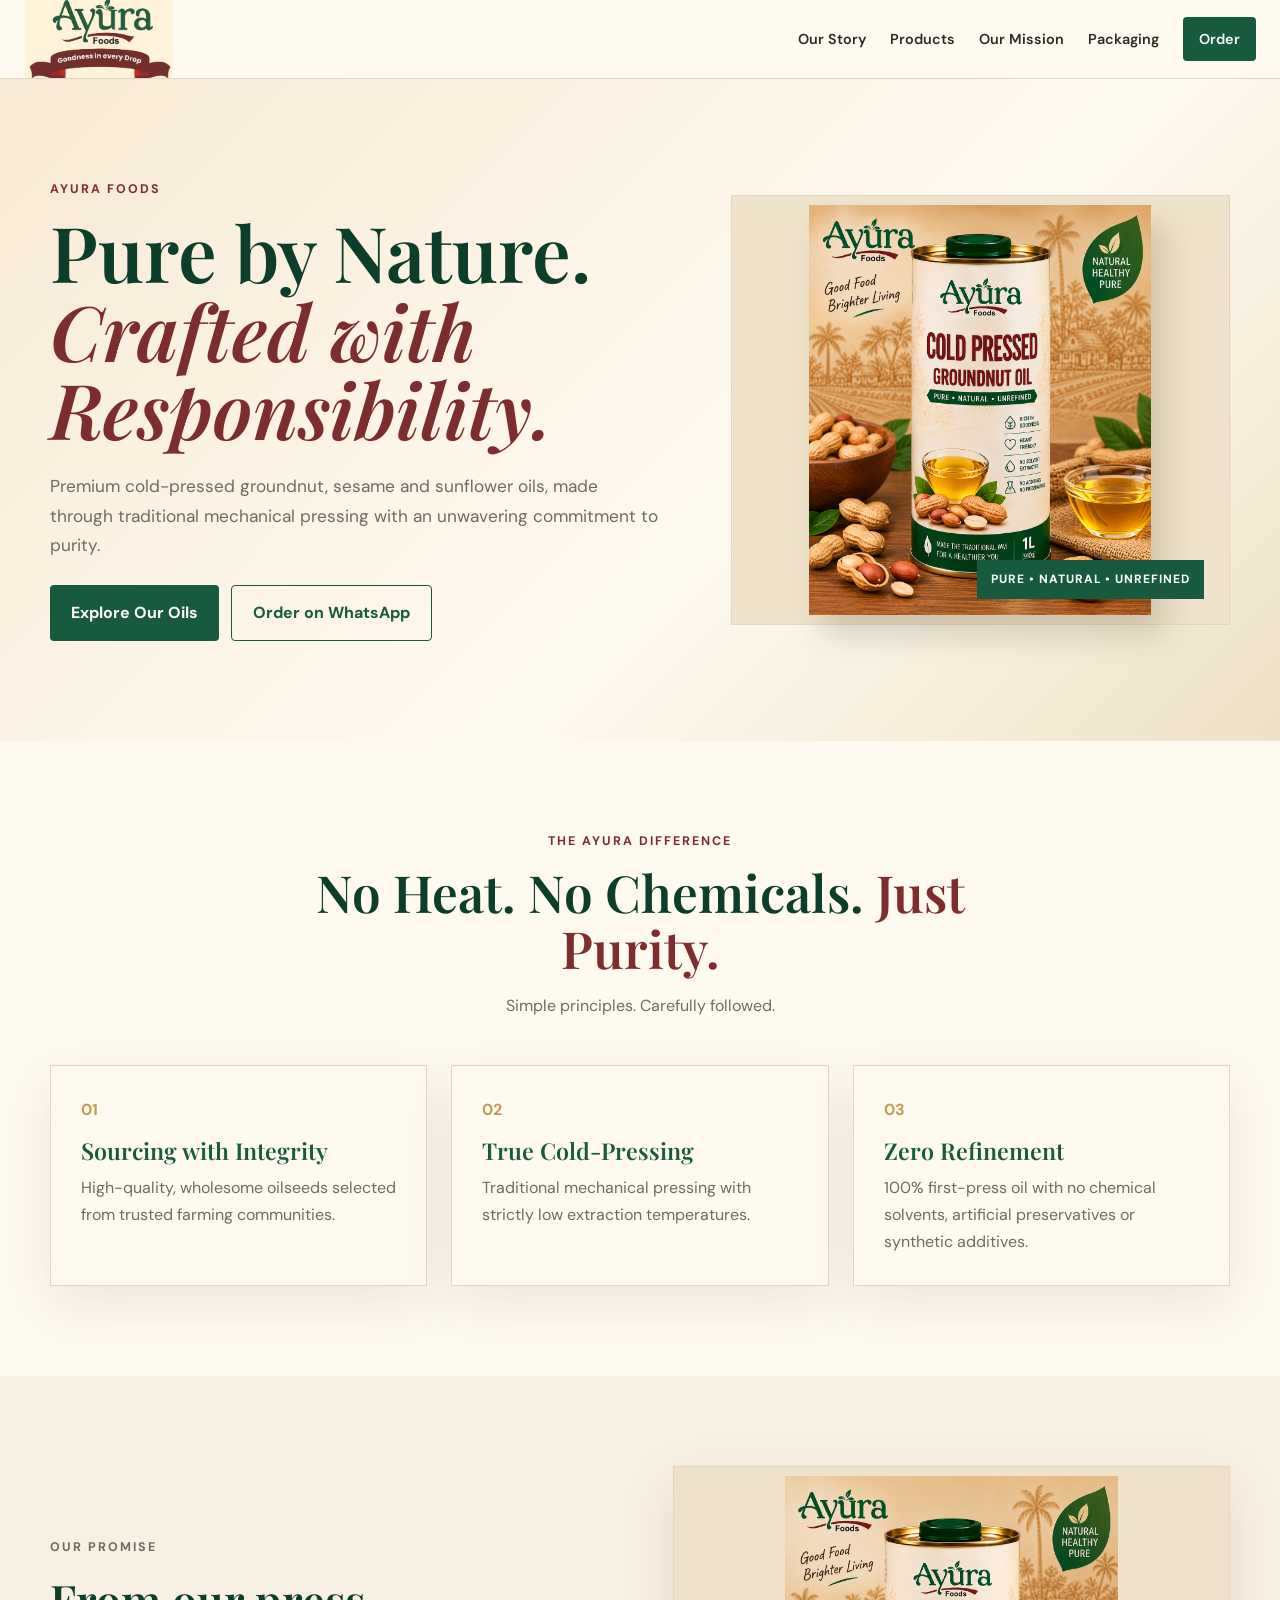
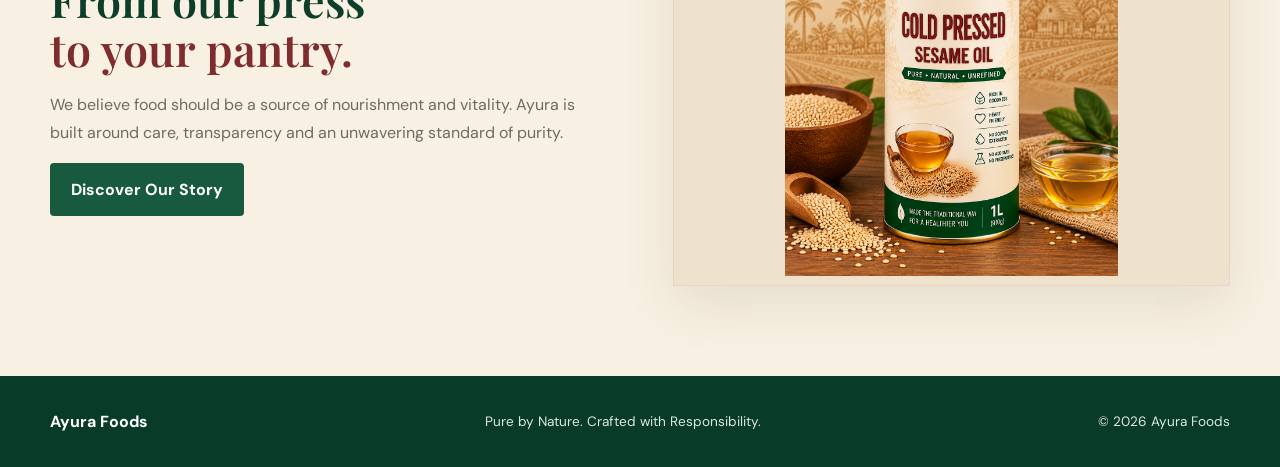
<file: index.html>
<!doctype html><html lang="en"><head>
<meta charset="utf-8"><meta name="viewport" content="width=device-width,initial-scale=1">
<meta name="description" content="Ayura Foods — Pure by Nature. Crafted with Responsibility.">
<title>Ayura Foods | Pure by Nature</title><link rel="stylesheet" href="style.css"></head><body>
<header class="header"><div class="header-inner">
<a class="logo" href="index.html" aria-label="Ayura Foods home"><img src="assets/logo.png" alt="Ayura Foods"></a>
<nav class="nav"><a href="story.html">Our Story</a><a href="products.html">Products</a><a href="mission.html">Our Mission</a><a href="packaging.html">Packaging</a><a class="cta" href="order.html">Order</a></nav>
</div></header>
<main>
<section class="hero"><div class="hero-inner">
<div><p class="eyebrow">AYURA FOODS</p><h1>Pure by Nature.<br><em>Crafted with Responsibility.</em></h1>
<p class="lead">Premium cold-pressed groundnut, sesame and sunflower oils, made through traditional mechanical pressing with an unwavering commitment to purity.</p>
<div class="actions"><a class="btn green" href="products.html">Explore Our Oils</a><a class="btn outline" href="order.html">Order on WhatsApp</a></div></div>
<div class="hero-art"><img src="assets/groundnut-oil.png" alt="Ayura Foods Groundnut Oil"><span class="hero-tag">PURE • NATURAL • UNREFINED</span></div>
</div></section>
<section class="section alt"><div class="container"><div class="section-title"><p class="eyebrow">THE AYURA DIFFERENCE</p><h2>No Heat. No Chemicals. <span>Just Purity.</span></h2><p>Simple principles. Carefully followed.</p></div>
<div class="cards"><article class="card"><span class="num">01</span><h3>Sourcing with Integrity</h3><p>High-quality, wholesome oilseeds selected from trusted farming communities.</p></article><article class="card"><span class="num">02</span><h3>True Cold-Pressing</h3><p>Traditional mechanical pressing with strictly low extraction temperatures.</p></article><article class="card"><span class="num">03</span><h3>Zero Refinement</h3><p>100% first-press oil with no chemical solvents, artificial preservatives or synthetic additives.</p></article></div></div></section>
<section class="section"><div class="container two-col"><div class="content"><p class="eyebrow">OUR PROMISE</p><h2>From our press<br><span>to your pantry.</span></h2><p>We believe food should be a source of nourishment and vitality. Ayura is built around care, transparency and an unwavering standard of purity.</p><a class="btn green" href="story.html">Discover Our Story</a></div><div class="visual-card"><img src="assets/sesame-oil.png" alt="Ayura Sesame Oil"></div></div></section>
</main>
<footer class="footer"><div class="footer-inner"><strong>Ayura Foods</strong><p>Pure by Nature. Crafted with Responsibility.</p><p>© 2026 Ayura Foods</p></div></footer>
</body></html>
</file>
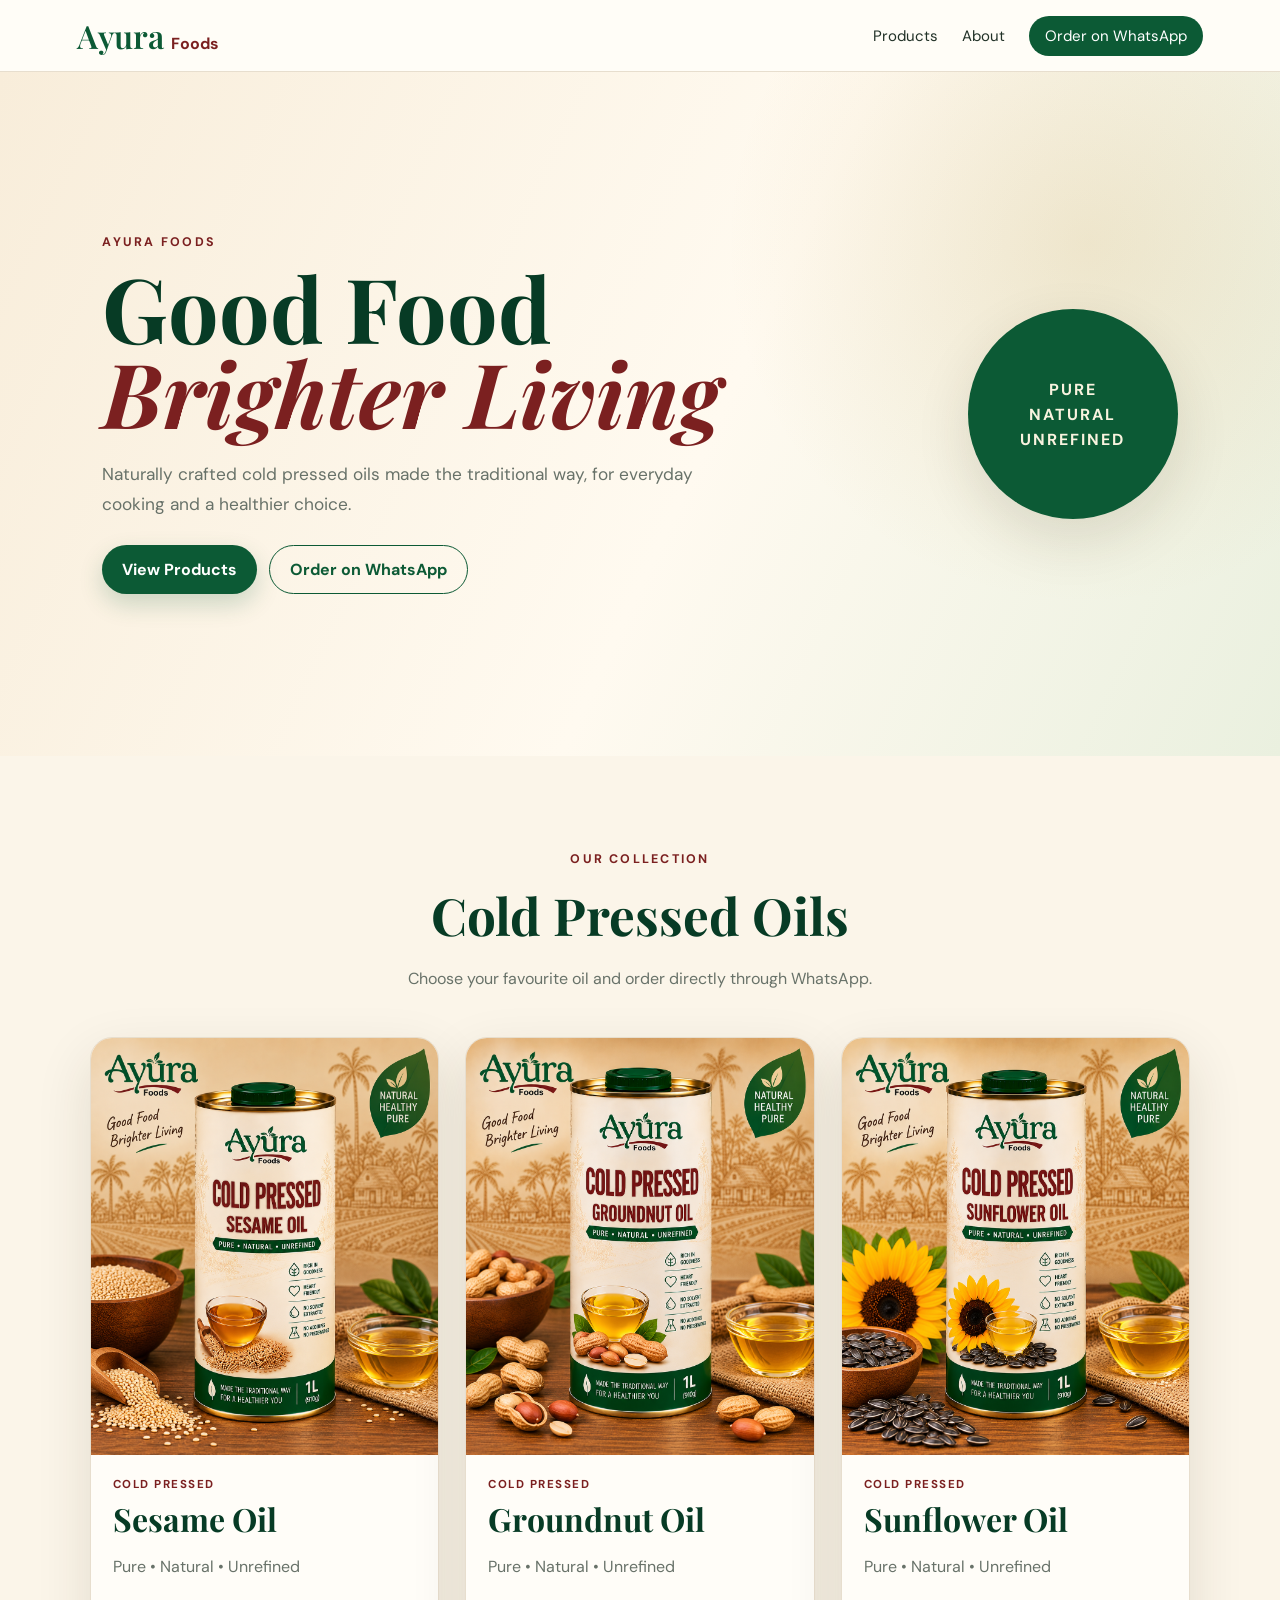
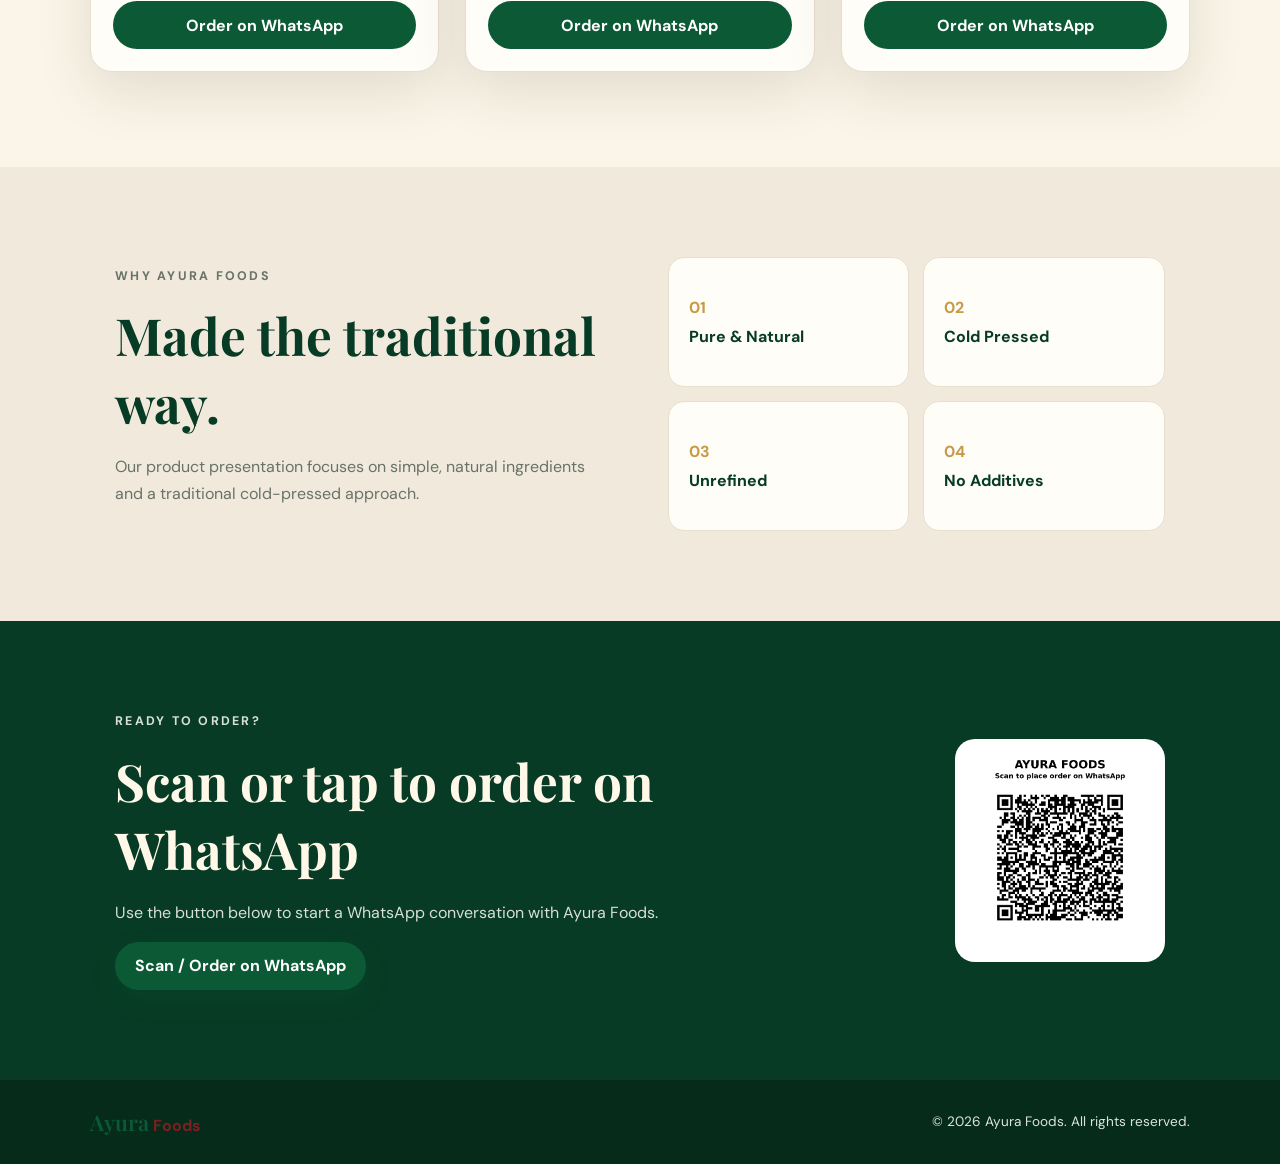
<file: ayura-foods-website/index.html>
<!doctype html>
<html lang="en">
<head>
  <meta charset="utf-8">
  <meta name="viewport" content="width=device-width, initial-scale=1">
  <meta name="description" content="Ayura Foods - cold pressed oils. Place your order directly on WhatsApp.">
  <title>Ayura Foods | Good Food Brighter Living</title>
  <link rel="stylesheet" href="style.css">
</head>
<body>
  <header class="site-header">
    <a class="brand" href="#home" aria-label="Ayura Foods home">
      <span class="brand-name">Ayura</span>
      <span class="brand-foods">Foods</span>
    </a>
    <nav>
      <a href="#products">Products</a>
      <a href="#about">About</a>
      <a class="nav-order" href="#order">Order on WhatsApp</a>
    </nav>
  </header>

  <main>
    <section id="home" class="hero">
      <div class="hero-copy">
        <p class="eyebrow">AYURA FOODS</p>
        <h1>Good Food<br><em>Brighter Living</em></h1>
        <p class="hero-text">
          Naturally crafted cold pressed oils made the traditional way,
          for everyday cooking and a healthier choice.
        </p>
        <div class="hero-actions">
          <a class="btn primary" href="#products">View Products</a>
          <a class="btn secondary" href="https://wa.me/918125006716?text=Hi%2C%20I%20would%20like%20to%20place%20an%20order." target="_blank" rel="noopener">Order on WhatsApp</a>
        </div>
      </div>
      <div class="hero-badge">
        <span>PURE</span>
        <span>NATURAL</span>
        <span>UNREFINED</span>
      </div>
    </section>

    <section id="products" class="section">
      <div class="section-heading">
        <p class="eyebrow">OUR COLLECTION</p>
        <h2>Cold Pressed Oils</h2>
        <p>Choose your favourite oil and order directly through WhatsApp.</p>
      </div>

      <div class="product-grid">
        <article class="product-card">
          <img src="assets/sesame-oil.png" alt="Ayura Foods Cold Pressed Sesame Oil">
          <div class="product-info">
            <p class="product-type">Cold Pressed</p>
            <h3>Sesame Oil</h3>
            <p>Pure • Natural • Unrefined</p>
            <a class="btn product-btn" href="https://wa.me/918125006716?text=Hi%2C%20I%20would%20like%20to%20order%20Ayura%20Foods%20Cold%20Pressed%20Sesame%20Oil." target="_blank" rel="noopener">Order on WhatsApp</a>
          </div>
        </article>

        <article class="product-card">
          <img src="assets/groundnut-oil.png" alt="Ayura Foods Cold Pressed Groundnut Oil">
          <div class="product-info">
            <p class="product-type">Cold Pressed</p>
            <h3>Groundnut Oil</h3>
            <p>Pure • Natural • Unrefined</p>
            <a class="btn product-btn" href="https://wa.me/918125006716?text=Hi%2C%20I%20would%20like%20to%20order%20Ayura%20Foods%20Cold%20Pressed%20Groundnut%20Oil." target="_blank" rel="noopener">Order on WhatsApp</a>
          </div>
        </article>

        <article class="product-card">
          <img src="assets/sunflower-oil.png" alt="Ayura Foods Cold Pressed Sunflower Oil">
          <div class="product-info">
            <p class="product-type">Cold Pressed</p>
            <h3>Sunflower Oil</h3>
            <p>Pure • Natural • Unrefined</p>
            <a class="btn product-btn" href="https://wa.me/918125006716?text=Hi%2C%20I%20would%20like%20to%20order%20Ayura%20Foods%20Cold%20Pressed%20Sunflower%20Oil." target="_blank" rel="noopener">Order on WhatsApp</a>
          </div>
        </article>
      </div>
    </section>

    <section id="about" class="feature-section">
      <div>
        <p class="eyebrow">WHY AYURA FOODS</p>
        <h2>Made the traditional way.</h2>
        <p>Our product presentation focuses on simple, natural ingredients and a traditional cold-pressed approach.</p>
      </div>
      <div class="features">
        <div><strong>01</strong><span>Pure & Natural</span></div>
        <div><strong>02</strong><span>Cold Pressed</span></div>
        <div><strong>03</strong><span>Unrefined</span></div>
        <div><strong>04</strong><span>No Additives</span></div>
      </div>
    </section>

    <section id="order" class="order-section">
      <div>
        <p class="eyebrow">READY TO ORDER?</p>
        <h2>Scan or tap to order on WhatsApp</h2>
        <p>Use the button below to start a WhatsApp conversation with Ayura Foods.</p>
        <a class="btn primary" href="https://wa.me/918125006716?text=Hi%2C%20I%20would%20like%20to%20place%20an%20order." target="_blank" rel="noopener">Scan / Order on WhatsApp</a>
      </div>
      <div class="qr-card">
        <img src="assets/whatsapp-qr.png" alt="Ayura Foods WhatsApp QR code">
      </div>
    </section>
  </main>

  <footer>
    <div>
      <span class="brand-name small">Ayura</span>
      <span class="brand-foods">Foods</span>
    </div>
    <p>© 2026 Ayura Foods. All rights reserved.</p>
  </footer>
</body>
</html>
</file>
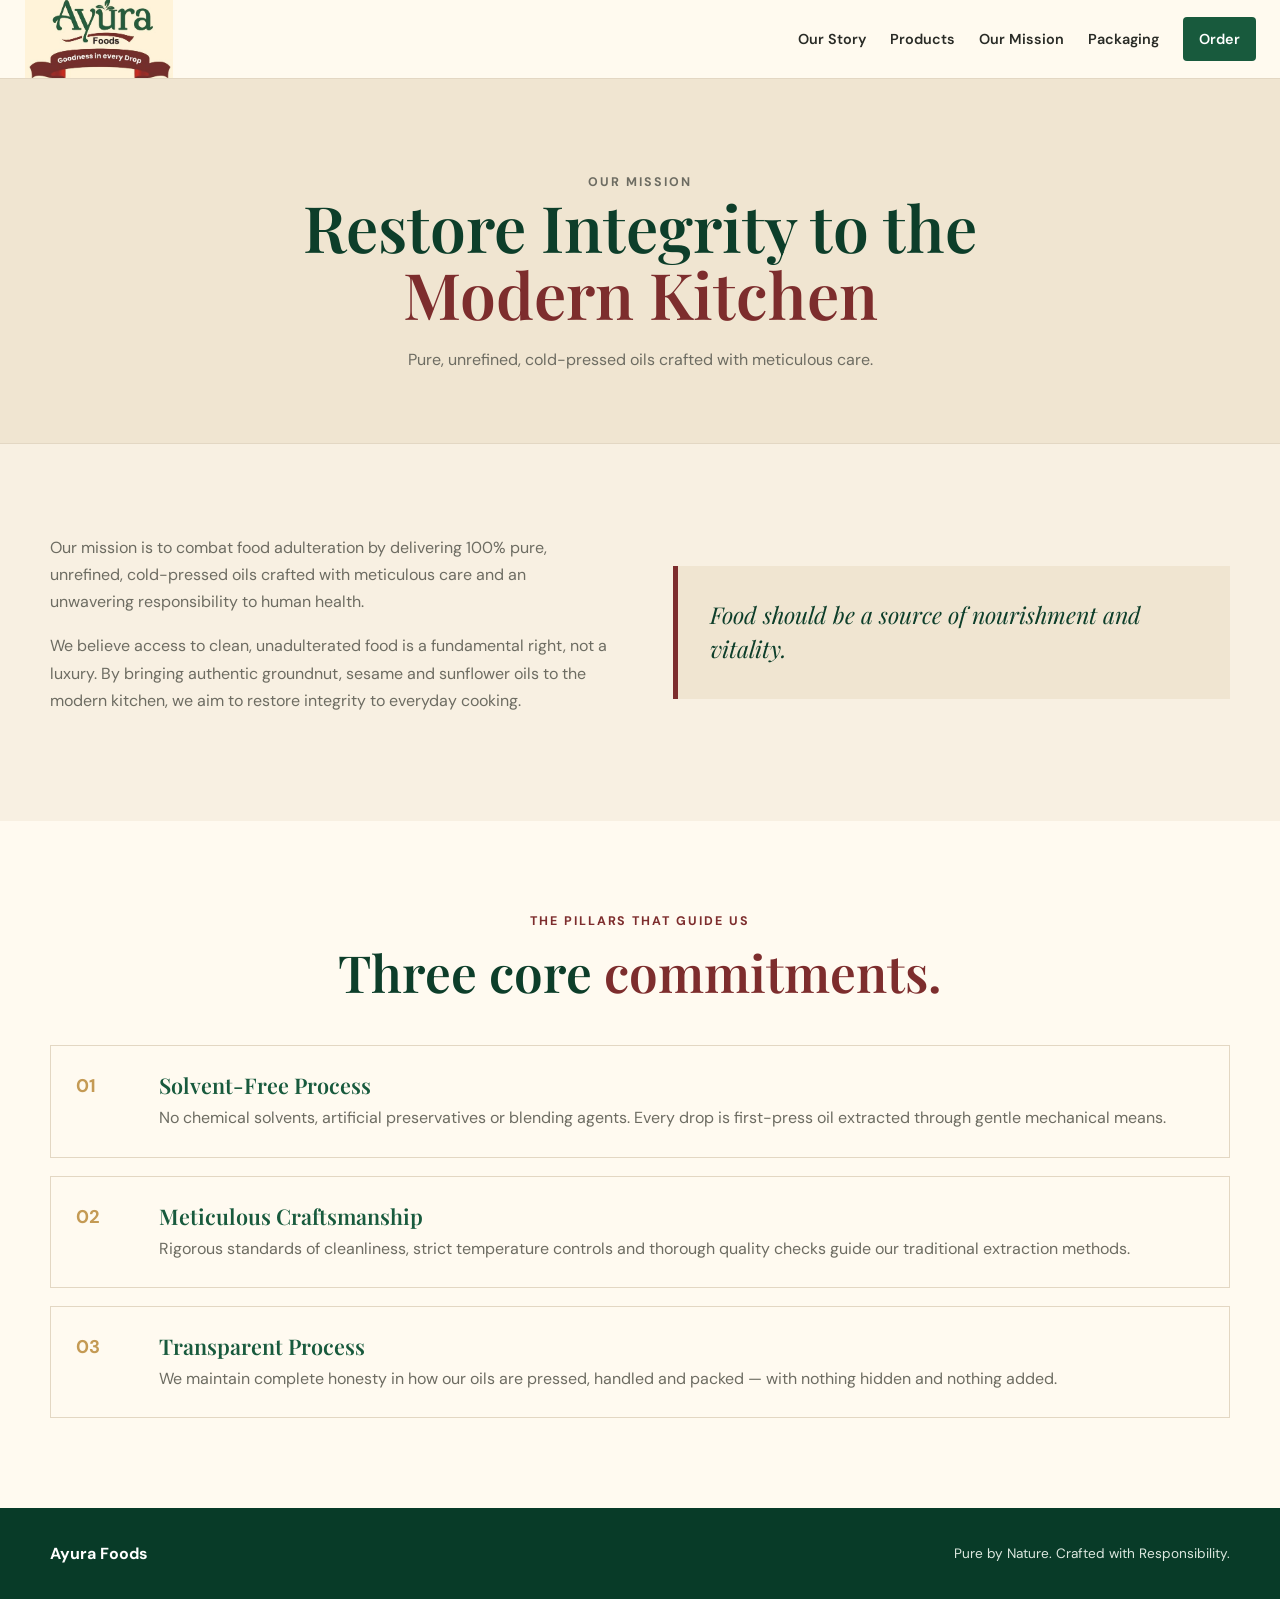
<file: mission.html>
<!doctype html><html lang="en"><head><meta charset="utf-8"><meta name="viewport" content="width=device-width,initial-scale=1"><title>Our Mission | Ayura Foods</title><link rel="stylesheet" href="style.css"></head><body>
<header class="header"><div class="header-inner"><a class="logo" href="index.html" aria-label="Ayura Foods home"><img src="assets/logo.png" alt="Ayura Foods"></a><nav class="nav"><a href="story.html">Our Story</a><a href="products.html">Products</a><a href="mission.html">Our Mission</a><a href="packaging.html">Packaging</a><a class="cta" href="order.html">Order</a></nav></div></header>
<section class="page-hero"><div class="container"><p class="eyebrow">OUR MISSION</p><h1>Restore Integrity to the <span>Modern Kitchen</span></h1><p>Pure, unrefined, cold-pressed oils crafted with meticulous care.</p></div></section>
<main><section class="section"><div class="container two-col"><div class="content"><p>Our mission is to combat food adulteration by delivering 100% pure, unrefined, cold-pressed oils crafted with meticulous care and an unwavering responsibility to human health.</p><p>We believe access to clean, unadulterated food is a fundamental right, not a luxury. By bringing authentic groundnut, sesame and sunflower oils to the modern kitchen, we aim to restore integrity to everyday cooking.</p></div><div class="quote">Food should be a source of nourishment and vitality.</div></div></section>
<section class="section alt"><div class="container"><div class="section-title"><p class="eyebrow">THE PILLARS THAT GUIDE US</p><h2>Three core <span>commitments.</span></h2></div><div class="pillars">
<div class="pillar"><strong>01</strong><div><h3>Solvent-Free Process</h3><p>No chemical solvents, artificial preservatives or blending agents. Every drop is first-press oil extracted through gentle mechanical means.</p></div></div>
<div class="pillar"><strong>02</strong><div><h3>Meticulous Craftsmanship</h3><p>Rigorous standards of cleanliness, strict temperature controls and thorough quality checks guide our traditional extraction methods.</p></div></div>
<div class="pillar"><strong>03</strong><div><h3>Transparent Process</h3><p>We maintain complete honesty in how our oils are pressed, handled and packed — with nothing hidden and nothing added.</p></div></div>
</div></div></section></main>
<footer class="footer"><div class="footer-inner"><strong>Ayura Foods</strong><p>Pure by Nature. Crafted with Responsibility.</p></div></footer></body></html>
</file>
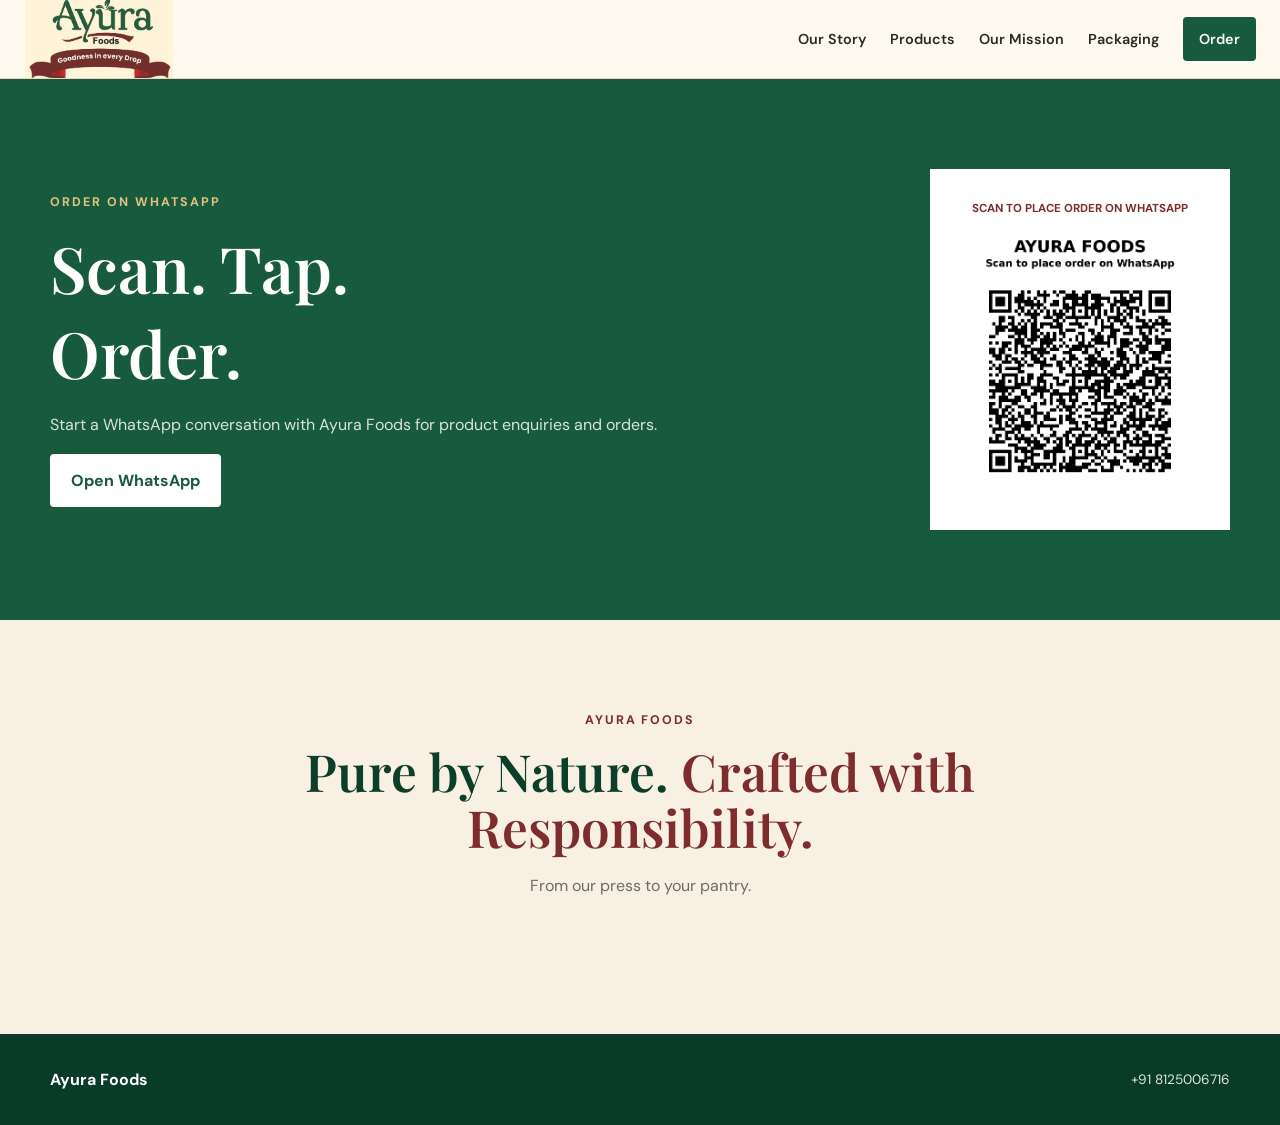
<file: order.html>
<!doctype html><html lang="en"><head><meta charset="utf-8"><meta name="viewport" content="width=device-width,initial-scale=1"><title>Order | Ayura Foods</title><link rel="stylesheet" href="style.css"></head><body>
<header class="header"><div class="header-inner"><a class="logo" href="index.html" aria-label="Ayura Foods home"><img src="assets/logo.png" alt="Ayura Foods"></a><nav class="nav"><a href="story.html">Our Story</a><a href="products.html">Products</a><a href="mission.html">Our Mission</a><a href="packaging.html">Packaging</a><a class="cta" href="order.html">Order</a></nav></div></header>
<main><section class="order"><div class="container order-inner"><div><p class="eyebrow">ORDER ON WHATSAPP</p><h1>Scan. Tap.<br>Order.</h1><p>Start a WhatsApp conversation with Ayura Foods for product enquiries and orders.</p><a class="btn" style="background:#fff;color:#185a3d" href="https://wa.me/918125006716?text=Hi%2C%20I%20would%20like%20to%20place%20an%20order." target="_blank">Open WhatsApp</a></div><div class="qr"><p>SCAN TO PLACE ORDER ON WHATSAPP</p><img src="assets/whatsapp-qr.png" alt="Ayura Foods WhatsApp QR code"></div></div></section>
<section class="section"><div class="container section-title"><p class="eyebrow">AYURA FOODS</p><h2>Pure by Nature. <span>Crafted with Responsibility.</span></h2><p>From our press to your pantry.</p></div></section></main>
<footer class="footer"><div class="footer-inner"><strong>Ayura Foods</strong><p>+91 8125006716</p></div></footer></body></html>
</file>
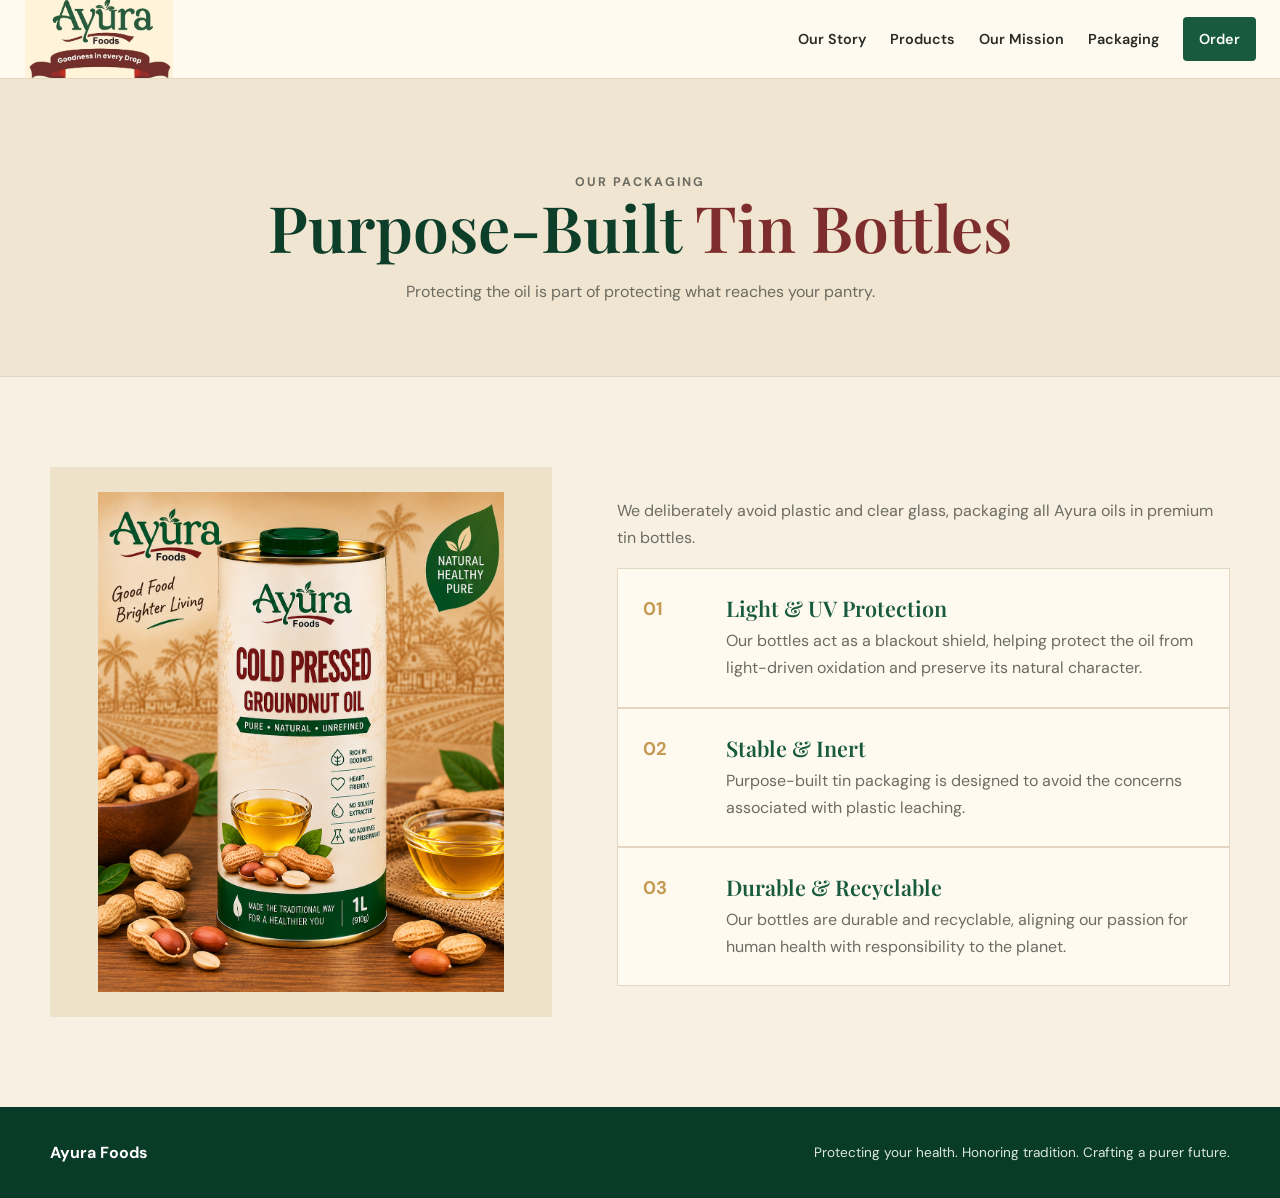
<file: packaging.html>
<!doctype html><html lang="en"><head><meta charset="utf-8"><meta name="viewport" content="width=device-width,initial-scale=1"><title>Packaging | Ayura Foods</title><link rel="stylesheet" href="style.css"></head><body>
<header class="header"><div class="header-inner"><a class="logo" href="index.html" aria-label="Ayura Foods home"><img src="assets/logo.png" alt="Ayura Foods"></a><nav class="nav"><a href="story.html">Our Story</a><a href="products.html">Products</a><a href="mission.html">Our Mission</a><a href="packaging.html">Packaging</a><a class="cta" href="order.html">Order</a></nav></div></header>
<section class="page-hero"><div class="container"><p class="eyebrow">OUR PACKAGING</p><h1>Purpose-Built <span>Tin Bottles</span></h1><p>Protecting the oil is part of protecting what reaches your pantry.</p></div></section>
<main><section class="section"><div class="container packaging-grid"><div class="packaging-art"><img src="assets/groundnut-oil.png" alt="Ayura oil tin packaging"></div><div class="content"><p class="intro">We deliberately avoid plastic and clear glass, packaging all Ayura oils in premium tin bottles.</p>
<div class="pillar"><strong>01</strong><div><h3>Light & UV Protection</h3><p>Our bottles act as a blackout shield, helping protect the oil from light-driven oxidation and preserve its natural character.</p></div></div>
<div class="pillar"><strong>02</strong><div><h3>Stable & Inert</h3><p>Purpose-built tin packaging is designed to avoid the concerns associated with plastic leaching.</p></div></div>
<div class="pillar"><strong>03</strong><div><h3>Durable & Recyclable</h3><p>Our bottles are durable and recyclable, aligning our passion for human health with responsibility to the planet.</p></div></div>
</div></div></section></main>
<footer class="footer"><div class="footer-inner"><strong>Ayura Foods</strong><p>Protecting your health. Honoring tradition. Crafting a purer future.</p></div></footer></body></html>
</file>
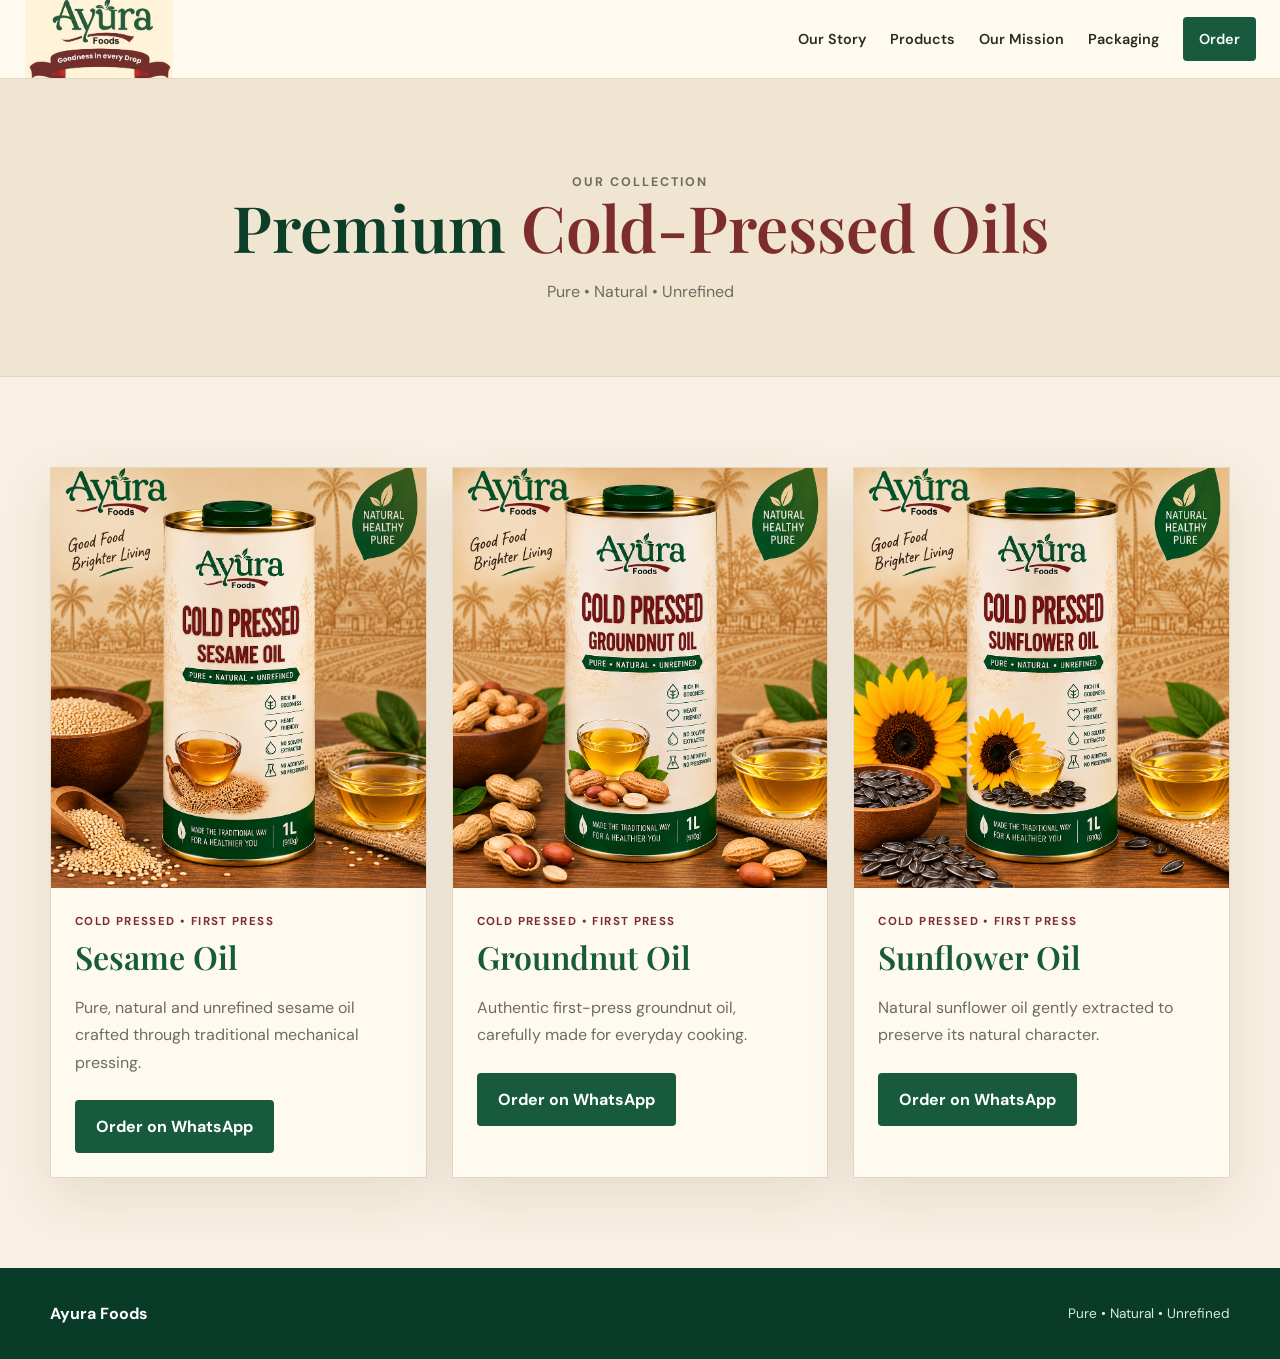
<file: products.html>
<!doctype html><html lang="en"><head><meta charset="utf-8"><meta name="viewport" content="width=device-width,initial-scale=1"><title>Products | Ayura Foods</title><link rel="stylesheet" href="style.css"></head><body>
<header class="header"><div class="header-inner"><a class="logo" href="index.html" aria-label="Ayura Foods home"><img src="assets/logo.png" alt="Ayura Foods"></a><nav class="nav"><a href="story.html">Our Story</a><a href="products.html">Products</a><a href="mission.html">Our Mission</a><a href="packaging.html">Packaging</a><a class="cta" href="order.html">Order</a></nav></div></header>
<section class="page-hero"><div class="container"><p class="eyebrow">OUR COLLECTION</p><h1>Premium <span>Cold-Pressed Oils</span></h1><p>Pure • Natural • Unrefined</p></div></section>
<main><section class="section"><div class="container"><div class="product-grid">
<article class="product"><div class="product-image"><img src="assets/sesame-oil.png" alt="Ayura Cold Pressed Sesame Oil"></div><div class="product-body"><p class="type">COLD PRESSED • FIRST PRESS</p><h2>Sesame Oil</h2><p>Pure, natural and unrefined sesame oil crafted through traditional mechanical pressing.</p><a class="btn green" href="https://wa.me/918125006716?text=Hi%2C%20I%20would%20like%20to%20order%20Ayura%20Foods%20Cold%20Pressed%20Sesame%20Oil." target="_blank">Order on WhatsApp</a></div></article>
<article class="product"><div class="product-image"><img src="assets/groundnut-oil.png" alt="Ayura Cold Pressed Groundnut Oil"></div><div class="product-body"><p class="type">COLD PRESSED • FIRST PRESS</p><h2>Groundnut Oil</h2><p>Authentic first-press groundnut oil, carefully made for everyday cooking.</p><a class="btn green" href="https://wa.me/918125006716?text=Hi%2C%20I%20would%20like%20to%20order%20Ayura%20Foods%20Cold%20Pressed%20Groundnut%20Oil." target="_blank">Order on WhatsApp</a></div></article>
<article class="product"><div class="product-image"><img src="assets/sunflower-oil.png" alt="Ayura Cold Pressed Sunflower Oil"></div><div class="product-body"><p class="type">COLD PRESSED • FIRST PRESS</p><h2>Sunflower Oil</h2><p>Natural sunflower oil gently extracted to preserve its natural character.</p><a class="btn green" href="https://wa.me/918125006716?text=Hi%2C%20I%20would%20like%20to%20order%20Ayura%20Foods%20Cold%20Pressed%20Sunflower%20Oil." target="_blank">Order on WhatsApp</a></div></article>
</div></div></section></main>
<footer class="footer"><div class="footer-inner"><strong>Ayura Foods</strong><p>Pure • Natural • Unrefined</p></div></footer></body></html>
</file>
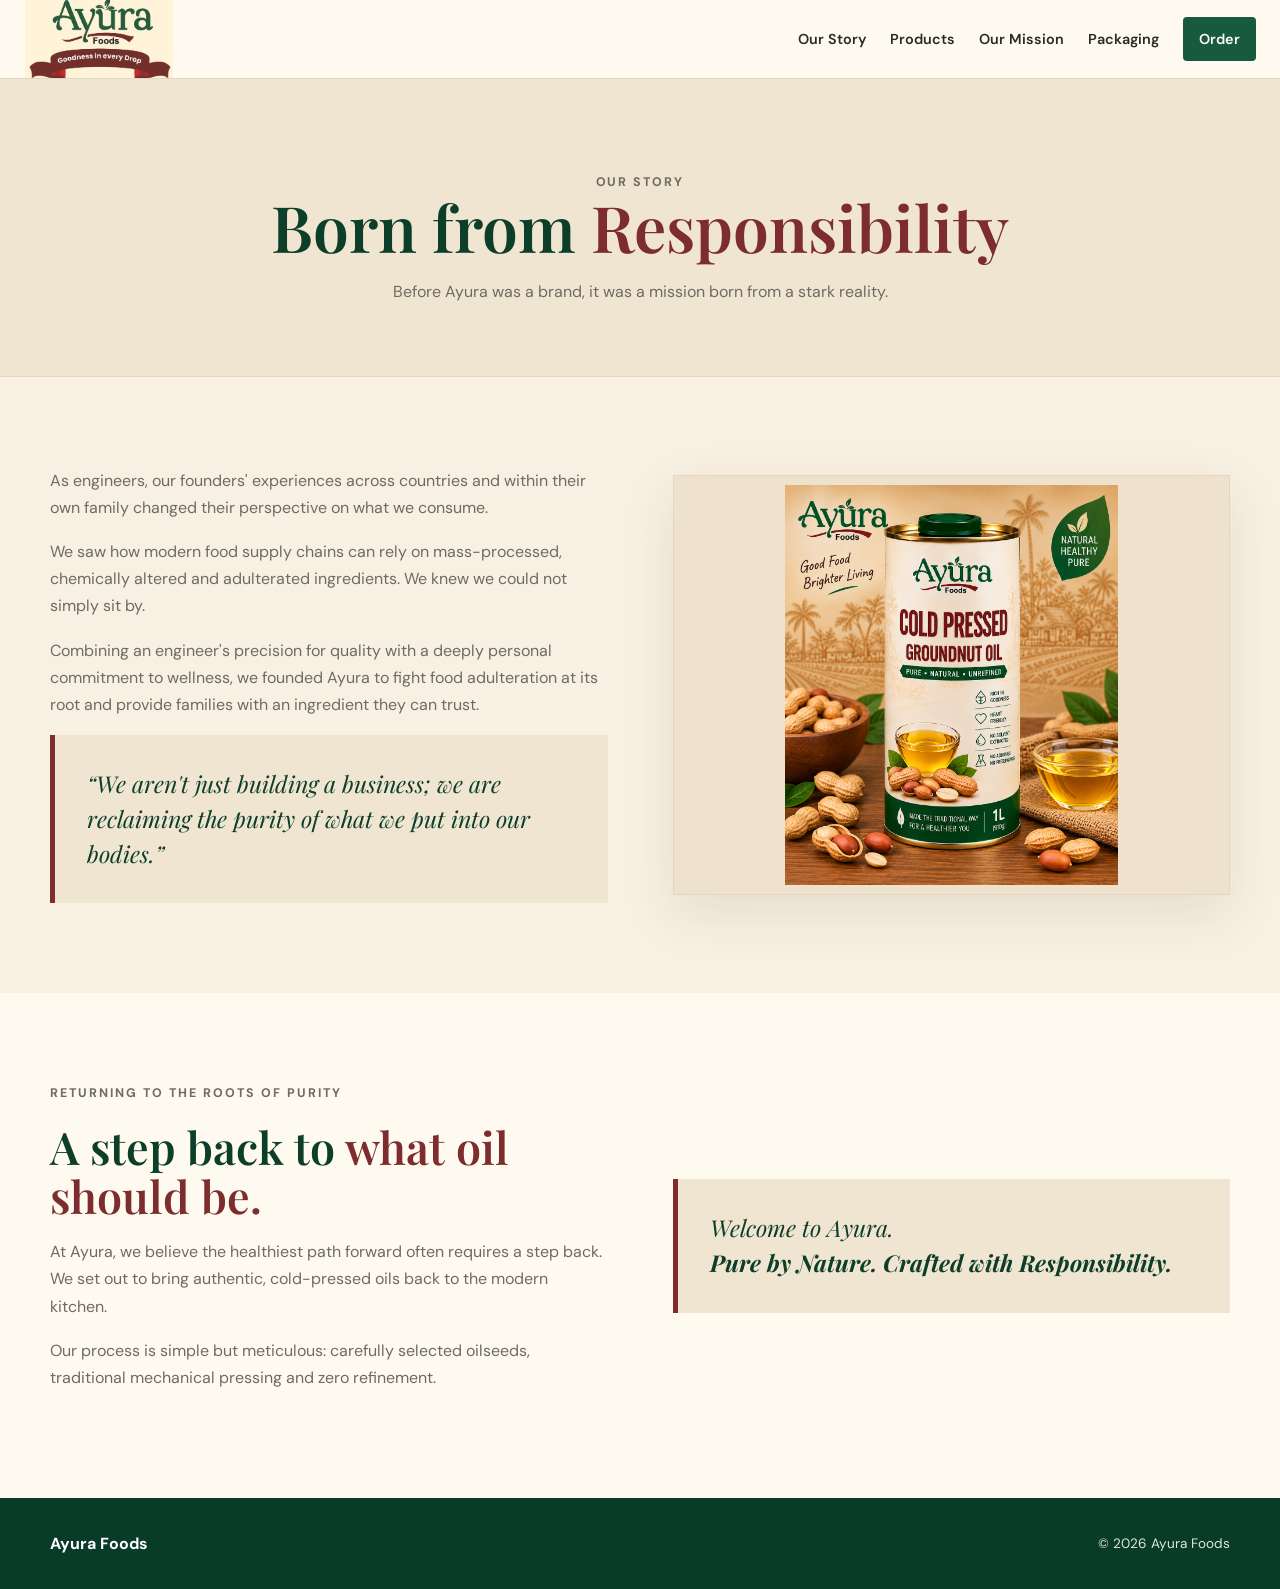
<file: story.html>
<!doctype html><html lang="en"><head><meta charset="utf-8"><meta name="viewport" content="width=device-width,initial-scale=1"><title>Our Story | Ayura Foods</title><link rel="stylesheet" href="style.css"></head><body>
<header class="header"><div class="header-inner"><a class="logo" href="index.html" aria-label="Ayura Foods home"><img src="assets/logo.png" alt="Ayura Foods"></a><nav class="nav"><a href="story.html">Our Story</a><a href="products.html">Products</a><a href="mission.html">Our Mission</a><a href="packaging.html">Packaging</a><a class="cta" href="order.html">Order</a></nav></div></header>
<section class="page-hero"><div class="container"><p class="eyebrow">OUR STORY</p><h1>Born from <span>Responsibility</span></h1><p>Before Ayura was a brand, it was a mission born from a stark reality.</p></div></section>
<main><section class="section"><div class="container two-col"><div class="content"><p>As engineers, our founders' experiences across countries and within their own family changed their perspective on what we consume.</p><p>We saw how modern food supply chains can rely on mass-processed, chemically altered and adulterated ingredients. We knew we could not simply sit by.</p><p>Combining an engineer's precision for quality with a deeply personal commitment to wellness, we founded Ayura to fight food adulteration at its root and provide families with an ingredient they can trust.</p><div class="quote">“We aren't just building a business; we are reclaiming the purity of what we put into our bodies.”</div></div><div class="visual-card"><img src="assets/groundnut-oil.png" alt="Ayura Groundnut Oil"></div></div></section>
<section class="section alt"><div class="container two-col"><div class="content"><p class="eyebrow">RETURNING TO THE ROOTS OF PURITY</p><h2>A step back to <span>what oil should be.</span></h2><p>At Ayura, we believe the healthiest path forward often requires a step back. We set out to bring authentic, cold-pressed oils back to the modern kitchen.</p><p>Our process is simple but meticulous: carefully selected oilseeds, traditional mechanical pressing and zero refinement.</p></div><div class="content"><div class="quote">Welcome to Ayura.<br><strong>Pure by Nature. Crafted with Responsibility.</strong></div></div></div></section></main>
<footer class="footer"><div class="footer-inner"><strong>Ayura Foods</strong><p>© 2026 Ayura Foods</p></div></footer></body></html>
</file>
<file: style.css>
@import url('https://fonts.googleapis.com/css2?family=DM+Sans:wght@400;500;600;700&family=Playfair+Display:ital,wght@500;600;700&display=swap');

:root{
  --green:#185a3d; --deep:#0d3e2a; --maroon:#7d2d2d; --cream:#f8f0e2;
  --paper:#fffaf0; --gold:#c49a54; --text:#292b26; --muted:#6d6c62;
  --line:#e3d7c3; --max:1180px; --shadow:0 18px 50px rgba(70,50,25,.10);
}
*{box-sizing:border-box}
html{scroll-behavior:smooth}
body{margin:0;background:var(--cream);color:var(--text);font-family:"DM Sans",Arial,sans-serif;line-height:1.7}
a{color:inherit;text-decoration:none}
img{max-width:100%;display:block}
.container{width:min(var(--max),calc(100% - 48px));margin:0 auto}

.header{position:sticky;top:0;z-index:50;background:rgba(255,250,240,.96);border-bottom:1px solid var(--line);backdrop-filter:blur(12px)}
.header-inner{width:min(1280px,calc(100% - 48px));margin:auto;min-height:76px;display:flex;align-items:center;justify-content:space-between;gap:30px}
.logo{display:flex;align-items:center;width:150px;height:78px;overflow:hidden}
.logo img{display:block;width:150px;height:92px;object-fit:contain;object-position:center}
.nav{display:flex;align-items:center;gap:24px;font-size:.9rem;font-weight:600}
.nav a:hover{color:var(--maroon)}
.nav .cta{background:var(--green);color:#fff;padding:10px 16px;border-radius:4px}

.hero{background:linear-gradient(135deg,#f7ead5,#fffaf0 60%,#eee1c8);padding:100px 0}
.hero-inner{width:min(var(--max),calc(100% - 48px));margin:auto;display:grid;grid-template-columns:1.1fr .9fr;gap:70px;align-items:center}
.eyebrow{margin:0 0 12px;color:var(--maroon);font-size:.78rem;font-weight:700;letter-spacing:.16em}
.hero h1{margin:0;color:var(--deep);font:600 clamp(3.3rem,6vw,5.8rem)/1.02 "Playfair Display",serif}
.hero h1 em{color:var(--maroon)}
.hero p.lead{max-width:650px;color:var(--muted);font-size:1.08rem;margin:25px 0}
.actions{display:flex;gap:12px;flex-wrap:wrap}
.btn{display:inline-flex;align-items:center;justify-content:center;padding:13px 21px;border-radius:4px;font-weight:700}
.btn.green{background:var(--green);color:#fff}.btn.outline{border:1px solid var(--green);color:var(--green)}
.hero-art{min-height:430px;background:radial-gradient(circle at center,#fffdf7 0 35%,transparent 36%),#efe3cb;display:flex;align-items:center;justify-content:center;border:1px solid var(--line);position:relative}
.hero-art img{width:75%;height:410px;object-fit:contain;filter:drop-shadow(14px 20px 15px rgba(40,30,15,.16))}
.hero-tag{position:absolute;bottom:25px;right:25px;background:var(--green);color:#fff;padding:9px 14px;font-size:.75rem;font-weight:700;letter-spacing:.08em}

.page-hero{padding:75px 0 70px;background:#f0e5d1;border-bottom:1px solid var(--line)}
.page-hero .container{max-width:900px;text-align:center}
.page-hero h1{margin:0;color:var(--deep);font:600 clamp(2.8rem,5vw,4.7rem)/1.05 "Playfair Display",serif}
.page-hero h1 span{color:var(--maroon)}
.page-hero p{max-width:720px;margin:18px auto 0;color:var(--muted)}

.section{padding:90px 0}
.section.alt{background:var(--paper)}
.section-title{max-width:780px;margin:0 auto 45px;text-align:center}
.section-title h2{margin:0;color:var(--deep);font:600 clamp(2.3rem,4vw,3.8rem)/1.1 "Playfair Display",serif}
.section-title h2 span{color:var(--maroon)}
.section-title p:last-child{color:var(--muted)}

.two-col{display:grid;grid-template-columns:1fr 1fr;gap:65px;align-items:center}
.content h2{margin:0 0 18px;color:var(--deep);font:600 2.8rem/1.1 "Playfair Display",serif}
.content h2 span{color:var(--maroon)}
.content p{color:var(--muted);margin:0 0 17px}
.quote{padding:32px;border-left:5px solid var(--maroon);background:#f0e5d1;color:var(--deep);font:italic 1.45rem/1.5 "Playfair Display",serif}
.visual-card{background:#eee2cc;border:1px solid var(--line);min-height:420px;display:flex;align-items:center;justify-content:center;box-shadow:var(--shadow)}
.visual-card img{height:400px;object-fit:contain}

.cards{display:grid;grid-template-columns:repeat(3,1fr);gap:24px}
.card{background:var(--paper);border:1px solid var(--line);padding:30px;box-shadow:var(--shadow)}
.card .num{color:var(--gold);font-weight:700}
.card h3{margin:12px 0 8px;color:var(--green);font:600 1.45rem "Playfair Display",serif}
.card p{margin:0;color:var(--muted)}

.product-grid{display:grid;grid-template-columns:repeat(3,1fr);gap:25px}
.product{background:var(--paper);border:1px solid var(--line);box-shadow:var(--shadow);overflow:hidden}
.product-image{height:420px;background:#eee3cf}
.product-image img{width:100%;height:100%;object-fit:cover}
.product-body{padding:24px}
.product-body .type{margin:0;color:var(--maroon);font-size:.72rem;font-weight:700;letter-spacing:.12em}
.product-body h2{margin:4px 0;color:var(--green);font:600 2rem "Playfair Display",serif}
.product-body p{color:var(--muted)}
.product-body .btn{margin-top:8px}

.pillars{display:grid;gap:18px}
.pillar{display:grid;grid-template-columns:65px 1fr;gap:18px;padding:25px;background:var(--paper);border:1px solid var(--line)}
.pillar strong{color:var(--gold);font-size:1.15rem}
.pillar h3{margin:0 0 5px;color:var(--green);font:600 1.35rem "Playfair Display",serif}
.pillar p{margin:0;color:var(--muted)}

.packaging-grid{display:grid;grid-template-columns:.9fr 1.1fr;gap:65px;align-items:center}
.packaging-art{background:#eee2cb;padding:25px;display:flex;justify-content:center}
.packaging-art img{width:90%;height:500px;object-fit:cover}

.order{padding:90px 0;background:var(--green);color:#fff}
.order-inner{display:grid;grid-template-columns:1fr 300px;gap:70px;align-items:center}
.order h1{margin:0;color:#fff;font:600 clamp(2.8rem,5vw,4.6rem) "Playfair Display",serif}
.order p{color:#d9e4dc;max-width:650px}
.order .eyebrow{color:#e0c37e}
.qr{background:#fff;padding:18px}.qr img{width:100%}.qr p{color:var(--maroon);text-align:center;font-size:.72rem;font-weight:700}

.footer{background:#083b28;color:#fff;padding:32px 0}
.footer-inner{width:min(var(--max),calc(100% - 48px));margin:auto;display:flex;justify-content:space-between;gap:20px;align-items:center}
.footer p{margin:0;font-size:.85rem;color:#dce7df}

@media(max-width:900px){
  .nav a:not(.cta){display:none}
  .hero-inner,.two-col,.packaging-grid,.order-inner{grid-template-columns:1fr}
  .hero-art{min-height:380px}
  .cards,.product-grid{grid-template-columns:1fr;max-width:560px;margin:auto}
}
@media(max-width:600px){
  .container,.hero-inner,.header-inner,.footer-inner{width:min(100% - 32px,var(--max))}
  .hero{padding:65px 0}.section{padding:65px 0}
  .hero-art{min-height:330px}.hero-art img{height:310px}
  .visual-card{min-height:320px}.visual-card img{height:300px}
  .product-image{height:360px}
  .footer-inner{flex-direction:column;align-items:flex-start}
}
</file>
<file: ayura-foods-website/style.css>
@import url('https://fonts.googleapis.com/css2?family=DM+Sans:wght@400;500;600;700&family=Playfair+Display:ital,wght@0,600;1,600&display=swap');

:root {
  --green: #0c5a35;
  --green-dark: #073b25;
  --cream: #fbf5e9;
  --paper: #fffdf8;
  --maroon: #7b2020;
  --gold: #c79a46;
  --text: #213127;
  --muted: #687269;
  --border: #e7dece;
  --shadow: 0 20px 55px rgba(50, 38, 20, .12);
}

* { box-sizing: border-box; }
html { scroll-behavior: smooth; }
body {
  margin: 0;
  color: var(--text);
  background: var(--cream);
  font-family: "DM Sans", system-ui, sans-serif;
}
a { color: inherit; text-decoration: none; }

.site-header {
  position: sticky;
  top: 0;
  z-index: 20;
  display: flex;
  align-items: center;
  justify-content: space-between;
  padding: 14px 6%;
  background: rgba(255, 253, 248, .94);
  border-bottom: 1px solid var(--border);
  backdrop-filter: blur(12px);
}
.brand { display: flex; align-items: baseline; gap: 7px; }
.brand-name {
  color: var(--green);
  font-family: "Playfair Display", serif;
  font-size: 2rem;
  font-weight: 600;
}
.brand-foods { color: var(--maroon); font-weight: 700; }
.small { font-size: 1.35rem; }
nav { display: flex; align-items: center; gap: 24px; font-size: .94rem; }
nav a:hover { color: var(--green); }
.nav-order { padding: 10px 16px; border-radius: 999px; background: var(--green); color: white; }

.hero {
  min-height: 76vh;
  display: flex;
  align-items: center;
  justify-content: space-between;
  gap: 40px;
  padding: 90px 8%;
  background:
    radial-gradient(circle at 85% 25%, rgba(199,154,70,.18), transparent 30%),
    linear-gradient(115deg, #f8edda, #fffaf0 55%, #eaf0df);
}
.hero-copy { max-width: 680px; }
.eyebrow {
  margin: 0 0 14px;
  color: var(--maroon);
  font-size: .78rem;
  font-weight: 700;
  letter-spacing: .18em;
}
h1, h2 { margin: 0; color: var(--green-dark); }
h1 {
  font-family: "Playfair Display", serif;
  font-size: clamp(3.5rem, 7vw, 6.7rem);
  line-height: .95;
}
h1 em { color: var(--maroon); }
.hero-text {
  max-width: 600px;
  margin: 26px 0;
  color: var(--muted);
  font-size: 1.08rem;
  line-height: 1.7;
}
.hero-actions { display: flex; flex-wrap: wrap; gap: 12px; }
.btn {
  display: inline-flex;
  align-items: center;
  justify-content: center;
  min-height: 48px;
  padding: 13px 20px;
  border-radius: 999px;
  font-weight: 700;
  transition: transform .2s ease, box-shadow .2s ease;
}
.btn:hover { transform: translateY(-2px); }
.primary { background: var(--green); color: white; box-shadow: 0 10px 25px rgba(12,90,53,.2); }
.secondary { border: 1px solid var(--green); color: var(--green); }
.hero-badge {
  width: 210px; height: 210px;
  display: grid; place-content: center;
  gap: 4px;
  border-radius: 50%;
  color: #f9f3df;
  background: var(--green);
  box-shadow: var(--shadow);
  text-align: center;
  font-weight: 700;
  letter-spacing: .12em;
}

.section { padding: 95px 7%; }
.section-heading { max-width: 700px; margin: 0 auto 45px; text-align: center; }
h2 { font-family: "Playfair Display", serif; font-size: clamp(2.4rem, 4vw, 4rem); }
.section-heading p:last-child, .feature-section p, .order-section p { color: var(--muted); line-height: 1.7; }

.product-grid {
  display: grid;
  grid-template-columns: repeat(3, minmax(0, 1fr));
  gap: 26px;
  max-width: 1250px;
  margin: auto;
}
.product-card {
  overflow: hidden;
  background: var(--paper);
  border: 1px solid var(--border);
  border-radius: 22px;
  box-shadow: var(--shadow);
}
.product-card img {
  display: block;
  width: 100%;
  aspect-ratio: 4 / 4.8;
  object-fit: cover;
}
.product-info { padding: 22px; }
.product-type {
  margin: 0 0 5px;
  color: var(--maroon);
  font-size: .72rem;
  font-weight: 700;
  letter-spacing: .13em;
  text-transform: uppercase;
}
.product-info h3 {
  margin: 0;
  color: var(--green-dark);
  font-family: "Playfair Display", serif;
  font-size: 2rem;
}
.product-info > p:not(.product-type) { color: var(--muted); }
.product-btn { width: 100%; margin-top: 8px; background: var(--green); color: white; }

.feature-section {
  display: grid;
  grid-template-columns: 1fr 1fr;
  gap: 55px;
  align-items: center;
  padding: 90px 9%;
  background: #f1eadc;
}
.features { display: grid; grid-template-columns: 1fr 1fr; gap: 14px; }
.features div {
  min-height: 130px;
  display: flex;
  flex-direction: column;
  justify-content: center;
  gap: 8px;
  padding: 20px;
  background: var(--paper);
  border: 1px solid var(--border);
  border-radius: 16px;
}
.features strong { color: var(--gold); }
.features span { font-weight: 700; color: var(--green-dark); }

.order-section {
  display: flex;
  align-items: center;
  justify-content: space-between;
  gap: 50px;
  padding: 90px 9%;
  background: var(--green-dark);
}
.order-section h2 { color: #fff8e8; }
.order-section p { color: #d8dfd7; max-width: 650px; }
.qr-card {
  flex: 0 0 210px;
  padding: 14px;
  background: white;
  border-radius: 20px;
}
.qr-card img { display: block; width: 100%; }

footer {
  display: flex;
  justify-content: space-between;
  align-items: center;
  gap: 20px;
  padding: 28px 7%;
  background: #062b1b;
  color: #dbe5dc;
}
footer p { margin: 0; font-size: .85rem; }

@media (max-width: 850px) {
  nav a:not(.nav-order) { display: none; }
  .hero { min-height: auto; padding: 65px 7%; flex-direction: column; align-items: flex-start; }
  .hero-badge { width: 160px; height: 160px; align-self: flex-end; }
  .product-grid { grid-template-columns: 1fr; max-width: 520px; }
  .feature-section { grid-template-columns: 1fr; }
  .order-section { flex-direction: column; align-items: flex-start; }
  .qr-card { width: 190px; }
  footer { flex-direction: column; align-items: flex-start; }
}
</file>
